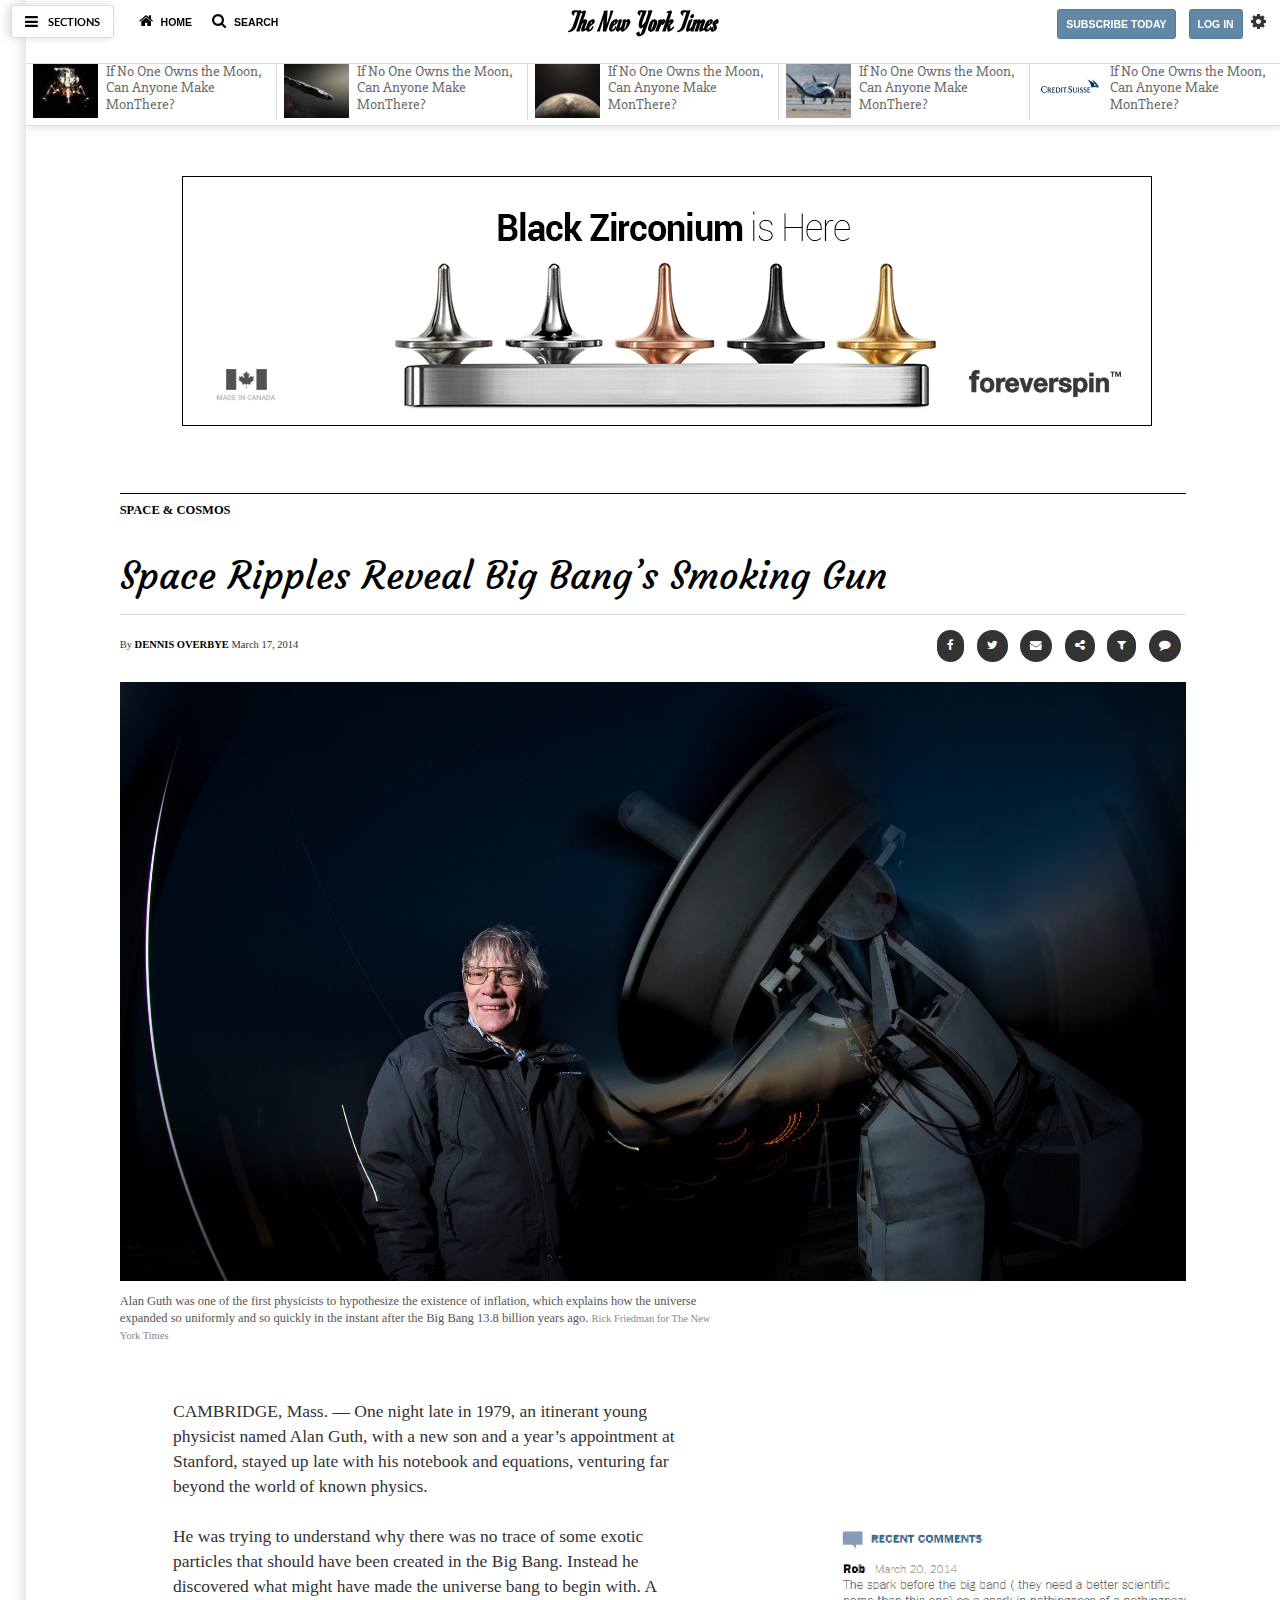
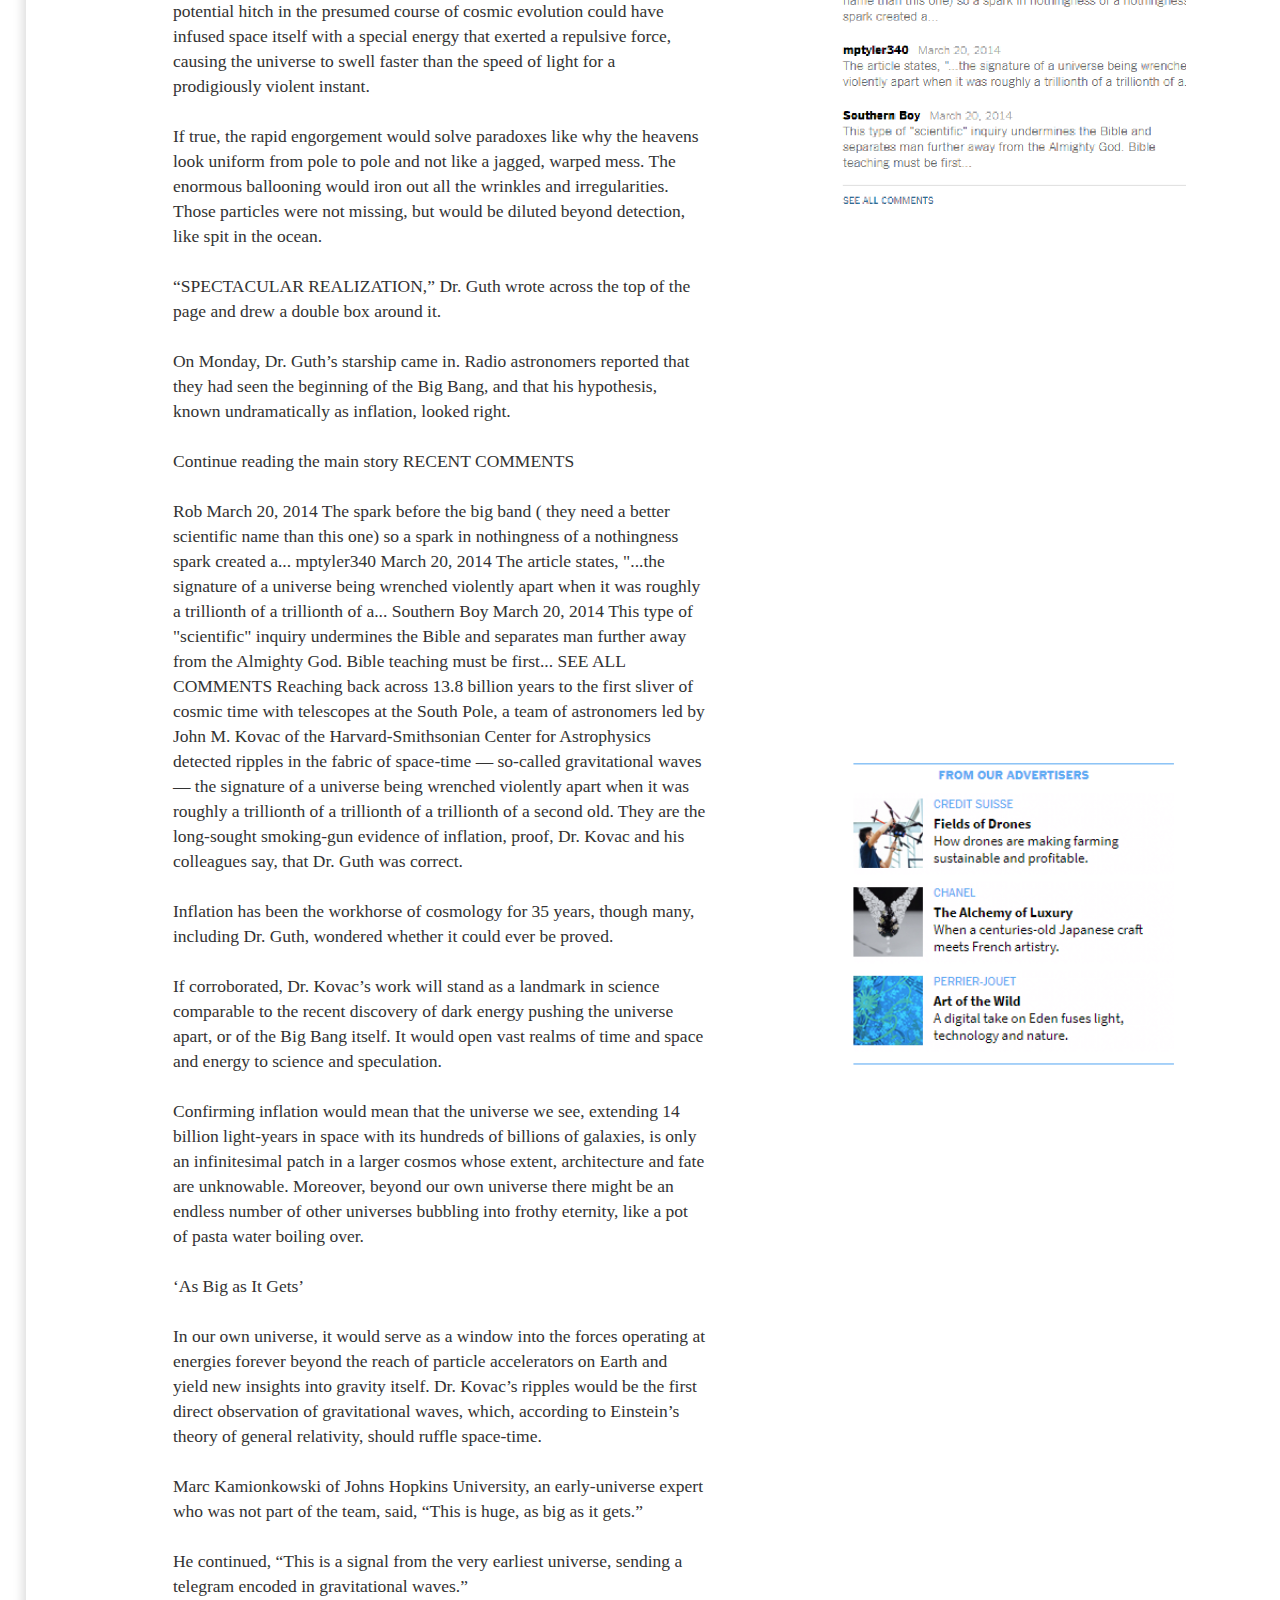
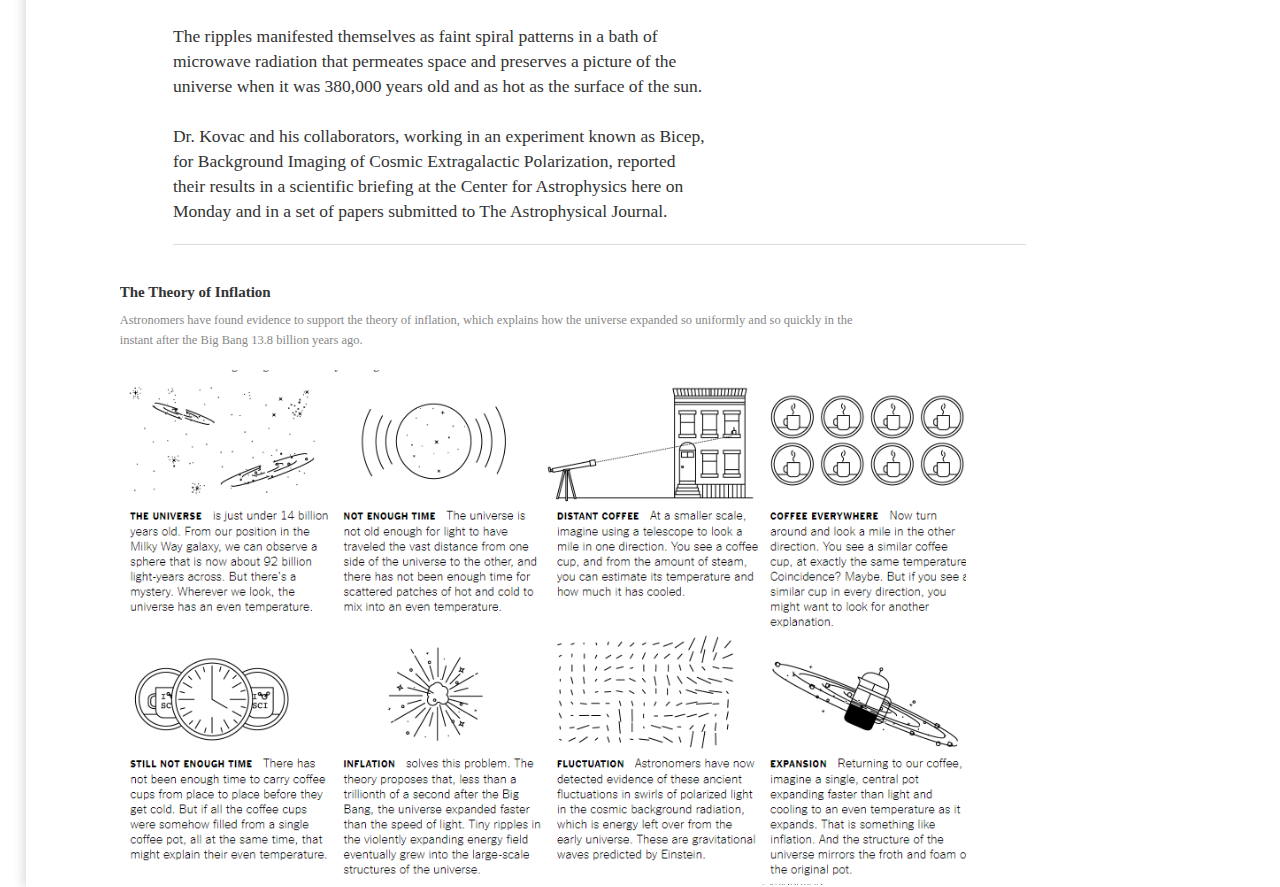
<file: assets/Projects/HTML_CSS1/index.html>
<!DOCTYPE html>
<html>
<head>
<title>NYT</title>
<link rel="stylesheet" href="css/main.css">
<link rel="stylesheet" href="font-awesome-4.7.0/css/font-awesome.min.css">
    <link href="https://fonts.googleapis.com/css?family=Lato" rel="stylesheet">
<link href="https://fonts.googleapis.com/css?family=Great+Vibes|Kavivanar|Romanesco" rel="stylesheet">
    <link href="https://fonts.googleapis.com/css?family=Slabo+27px" rel="stylesheet">
    <link href="https://fonts.googleapis.com/css?family=Courgette" rel="stylesheet">
<link href="https://fonts.googleapis.com/css?family=Lato" rel="stylesheet">
<meta name="viewport" content="width=device-width, initial-scale=1.0">
<meta charset="utf-8">
</head>
    <body> 
      <div class="wrapper">
        <header>
            <div class="header">
                <nav>
                    <div class="nav-menu">
                      <a href="#"><i class="fa fa-bars" aria-hidden="true"></i><span>Sections</span></a>
                    </div>
                    <div class="nav-home">
                      <a href="#"><i class="fa fa-home" aria-hidden="true"></i>Home</a>
                    </div>
                    <div class="nav-search">
                      <a href="#"><i class="fa fa-search" aria-hidden="true"></i>Search</a>
                    </div>
                    <div class="account">
                    <button>subscribe today</button>
                    <button>log in</button>
                    <span><i class="fa fa-cog" aria-hidden="true"></i></span>
                </div>
                </nav>

                <div id="logo"><span>The New York Times</span></div>

                

            </div>
                <div id="boxes">
                    <div class="boxWrapper">
                     <div class="box">
                         <div class="one">
                              <img src="img/first.jpg" alt="blah"><a href="">If No One Owns the Moon, Can Anyone Make MonThere?</a>
                         </div>
                     </div>
                     <div class="box two">
                         <div class="two">
                              <img src="img/second.jpg" alt="blah"><a href="">If No One Owns the Moon, Can Anyone Make MonThere?</a>
                         </div>
                     </div>
                     <div class="box three">
                         <div class="two">
                              <img src="img/third.jpg" alt="blah"><a href="">If No One Owns the Moon, Can Anyone Make MonThere?</a>
                         </div>
                    </div>
                     <div class="box four">
                         <div class="two">
                              <img src="img/forth.jpg" alt="blah"><a href="">If No One Owns the Moon, Can Anyone Make MonThere?</a>
                         </div>
                    </div>
                     <div class="box five">
                         <div class="two">
                              <img src="img/sixth.jpg" alt="blah"><a href="">If No One Owns the Moon, Can Anyone Make MonThere?</a>
                         </div>
                    </div>
                    <div class="box five">
                         <div class="two">
                              <img src="img/fifth.jpg" alt="blah"><a href="">If No One Owns the Moon, Can Anyone Make MonThere?</a>
                         </div>
                    </div>
                </div>
                </div>
            </header>
          
          <div id="advert"><img src="img/usless_spinny_things.jpeg"></div>
          
           <section>
               <div class="upperLine"></div>
               <p id="upper"><a href="#">SPACE &#38; COSMOS</a></p>
               <div id="links">
               <h2>Space Ripples Reveal Big Bang’s Smoking Gun</h2>
               <p id="wut">By <a href="#">DENNIS OVERBYE</a> March 17, 2014</p>
                 <div class="icons">
                   <a href="#"><i class="fa fa-facebook" aria-hidden="true"></i></a>
                   <a href="#"><i class="fa fa-twitter" aria-hidden="true"></i></a>
                   <a href="#"><i class="fa fa-envelope" aria-hidden="true"></i></a>
                   <a href="#"><i class="fa fa-share-alt" aria-hidden="true"></i></a>
                   <a  class="clear" href="#"><i class="fa fa-filter" aria-hidden="true"></i></a>
                   <a  href="#"><i class="fa fa-comment" aria-hidden="true"></i></a>
                 </div>
               </div>
               
               <img src="nerd.jpg">
               <p id="description">Alan Guth was one of the first physicists to hypothesize the existence of inflation, which explains how the universe expanded so uniformly and so quickly in the instant after the Big Bang 13.8 billion years ago. <span>Rick Friedman for The New York Times</span> </p>
               
               <article id="aone">
               CAMBRIDGE, Mass. — One night late in 1979, an itinerant young physicist named Alan Guth, with a new son and a year’s appointment at Stanford, stayed up late with his notebook and equations, venturing far beyond the world of known physics.
                   <br />  <br />
                    He was trying to understand why there was no trace of some exotic particles that should have been created in the Big Bang. Instead he discovered what might have made the universe bang to begin with. A potential hitch in the presumed course of cosmic evolution could have infused space itself with a special energy that exerted a repulsive force, causing the universe to swell faster than the speed of light for a prodigiously violent instant.
<br /><br />
                    If true, the rapid engorgement would solve paradoxes like why the heavens look uniform from pole to pole and not like a jagged, warped mess. The enormous ballooning would iron out all the wrinkles and irregularities. Those particles were not missing, but would be diluted beyond detection, like spit in the ocean.
<br /> <br />
                    “SPECTACULAR REALIZATION,” Dr. Guth wrote across the top of the page and drew a double box around it.
<br />  <br />
                    On Monday, Dr. Guth’s starship came in. Radio astronomers reported that they had seen the beginning of the Big Bang, and that his hypothesis, known undramatically as inflation, looked right.
<br />  <br />
                    Continue reading the main story
                    RECENT COMMENTS
<br /> <br />
                    Rob March 20, 2014
                    The spark before the big band ( they need a better scientific name than this one) so a spark in nothingness of a nothingness spark created a...
                    mptyler340 March 20, 2014
                    The article states, "...the signature of a universe being wrenched violently apart when it was roughly a trillionth of a trillionth of a...
                    Southern Boy March 20, 2014
                    This type of "scientific" inquiry undermines the Bible and separates man further away from the Almighty God. Bible teaching must be first...
                    SEE ALL COMMENTS
                    Reaching back across 13.8 billion years to the first sliver of cosmic time with telescopes at the South Pole, a team of astronomers led by John M. Kovac of the Harvard-Smithsonian Center for Astrophysics detected ripples in the fabric of space-time — so-called gravitational waves — the signature of a universe being wrenched violently apart when it was roughly a trillionth of a trillionth of a trillionth of a second old. They are the long-sought smoking-gun evidence of inflation, proof, Dr. Kovac and his colleagues say, that Dr. Guth was correct.
<br />  <br />
                    Inflation has been the workhorse of cosmology for 35 years, though many, including Dr. Guth, wondered whether it could ever be proved.
<br />  <br />
                    If corroborated, Dr. Kovac’s work will stand as a landmark in science comparable to the recent discovery of dark energy pushing the universe apart, or of the Big Bang itself. It would open vast realms of time and space and energy to science and speculation.
<br />  <br />
                    Confirming inflation would mean that the universe we see, extending 14 billion light-years in space with its hundreds of billions of galaxies, is only an infinitesimal patch in a larger cosmos whose extent, architecture and fate are unknowable. Moreover, beyond our own universe there might be an endless number of other universes bubbling into frothy eternity, like a pot of pasta water boiling over.
<br />  <br />
                    ‘As Big as It Gets’
<br />  <br />
                    In our own universe, it would serve as a window into the forces operating at energies forever beyond the reach of particle accelerators on Earth and yield new insights into gravity itself. Dr. Kovac’s ripples would be the first direct observation of gravitational waves, which, according to Einstein’s theory of general relativity, should ruffle space-time.
<br />  <br />
                    Marc Kamionkowski of Johns Hopkins University, an early-universe expert who was not part of the team, said, “This is huge, as big as it gets.”
<br />  <br />
                    He continued, “This is a signal from the very earliest universe, sending a telegram encoded in gravitational waves.”
<br />  <br />
                    The ripples manifested themselves as faint spiral patterns in a bath of microwave radiation that permeates space and preserves a picture of the universe when it was 380,000 years old and as hot as the surface of the sun.
<br />  <br />
                    Dr. Kovac and his collaborators, working in an experiment known as Bicep, for Background Imaging of Cosmic Extragalactic Polarization, reported their results in a scientific briefing at the Center for Astrophysics here on Monday and in a set of papers submitted to The Astrophysical Journal.
               </article>
               <div id="pls">
               <h4>The Theory of Inflation</h4>
                   <p>Astronomers have found evidence to support the theory of inflation, which explains how the universe expanded so uniformly and so quickly in the instant after the Big Bang 13.8 billion years ago.</p>
               </div>
               <img src="img/wtff.png" alt="screenshot">
               <img id="sidebar" src="img/first.png">
               <img id="secondsidebar" src="img/secondsidebar.png">
            </section>
            <footer>

            </footer>
         </div>
    </body>
</html>
</file>
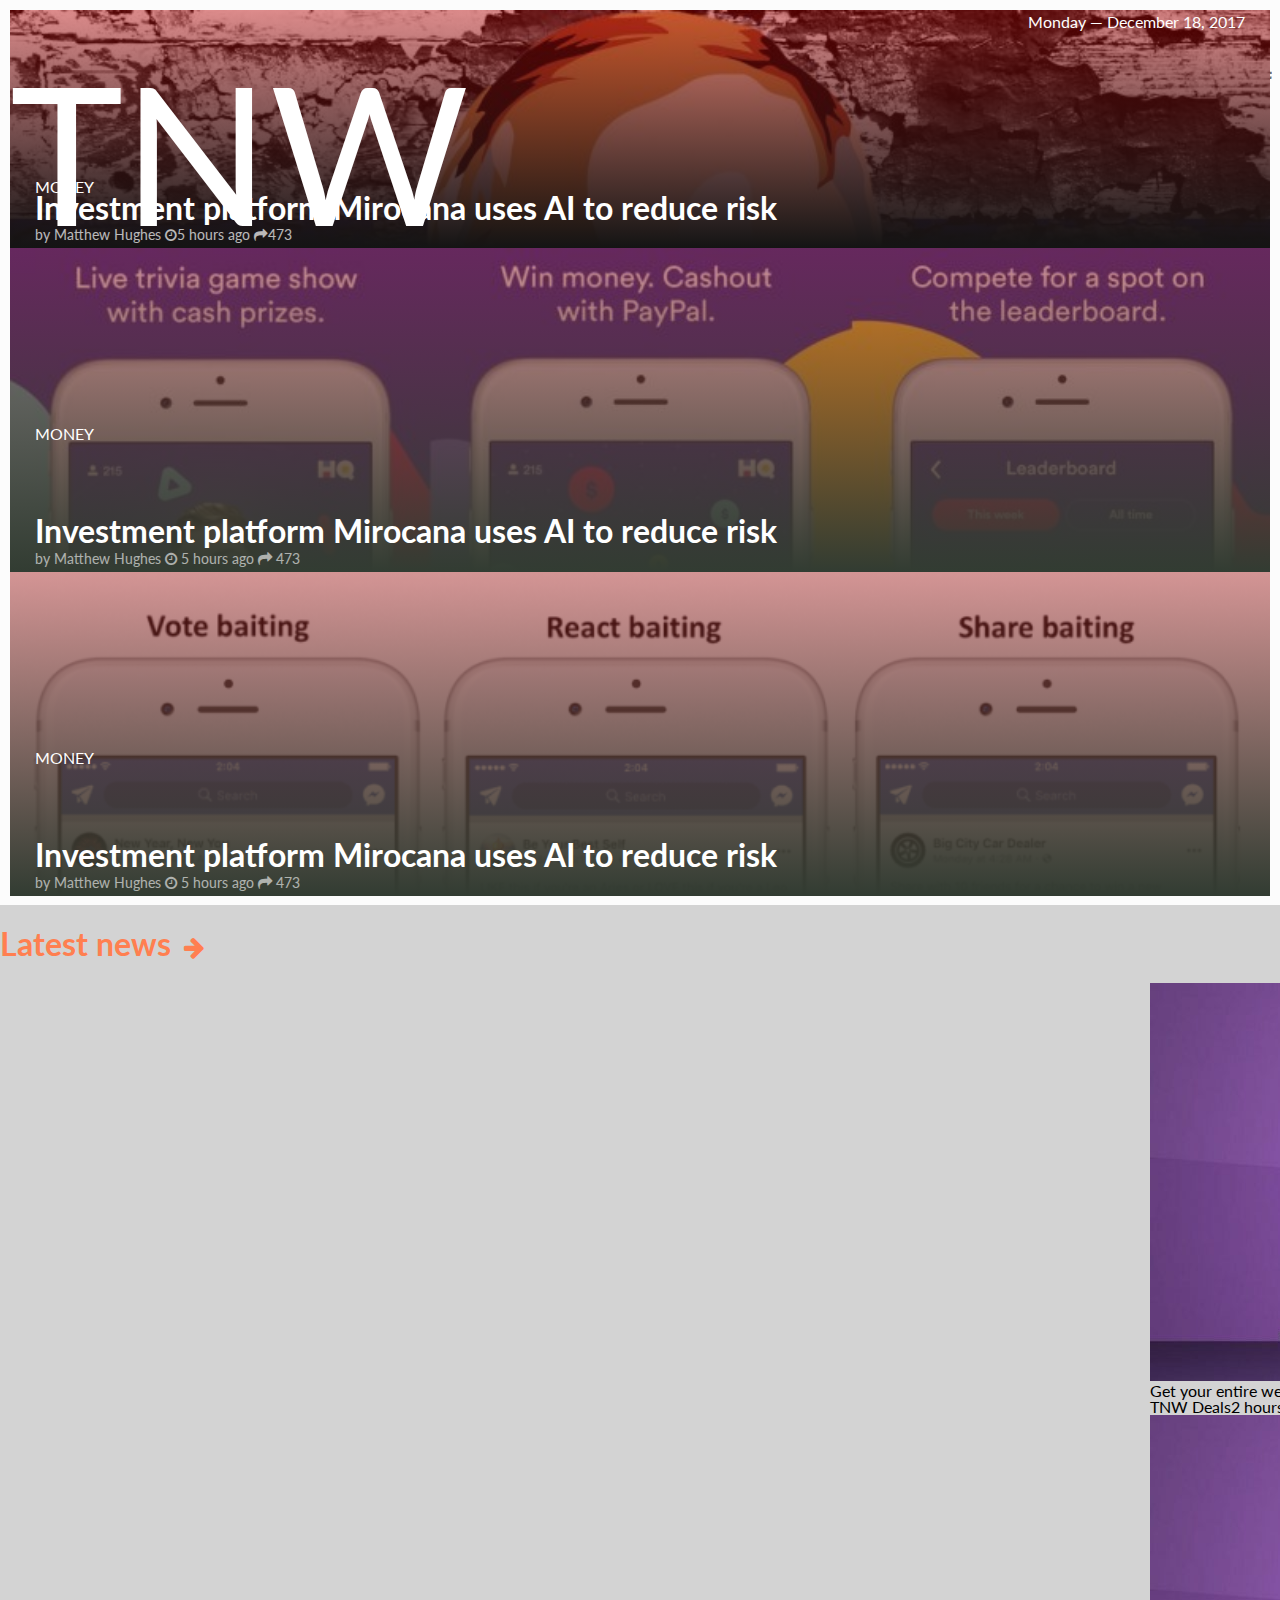
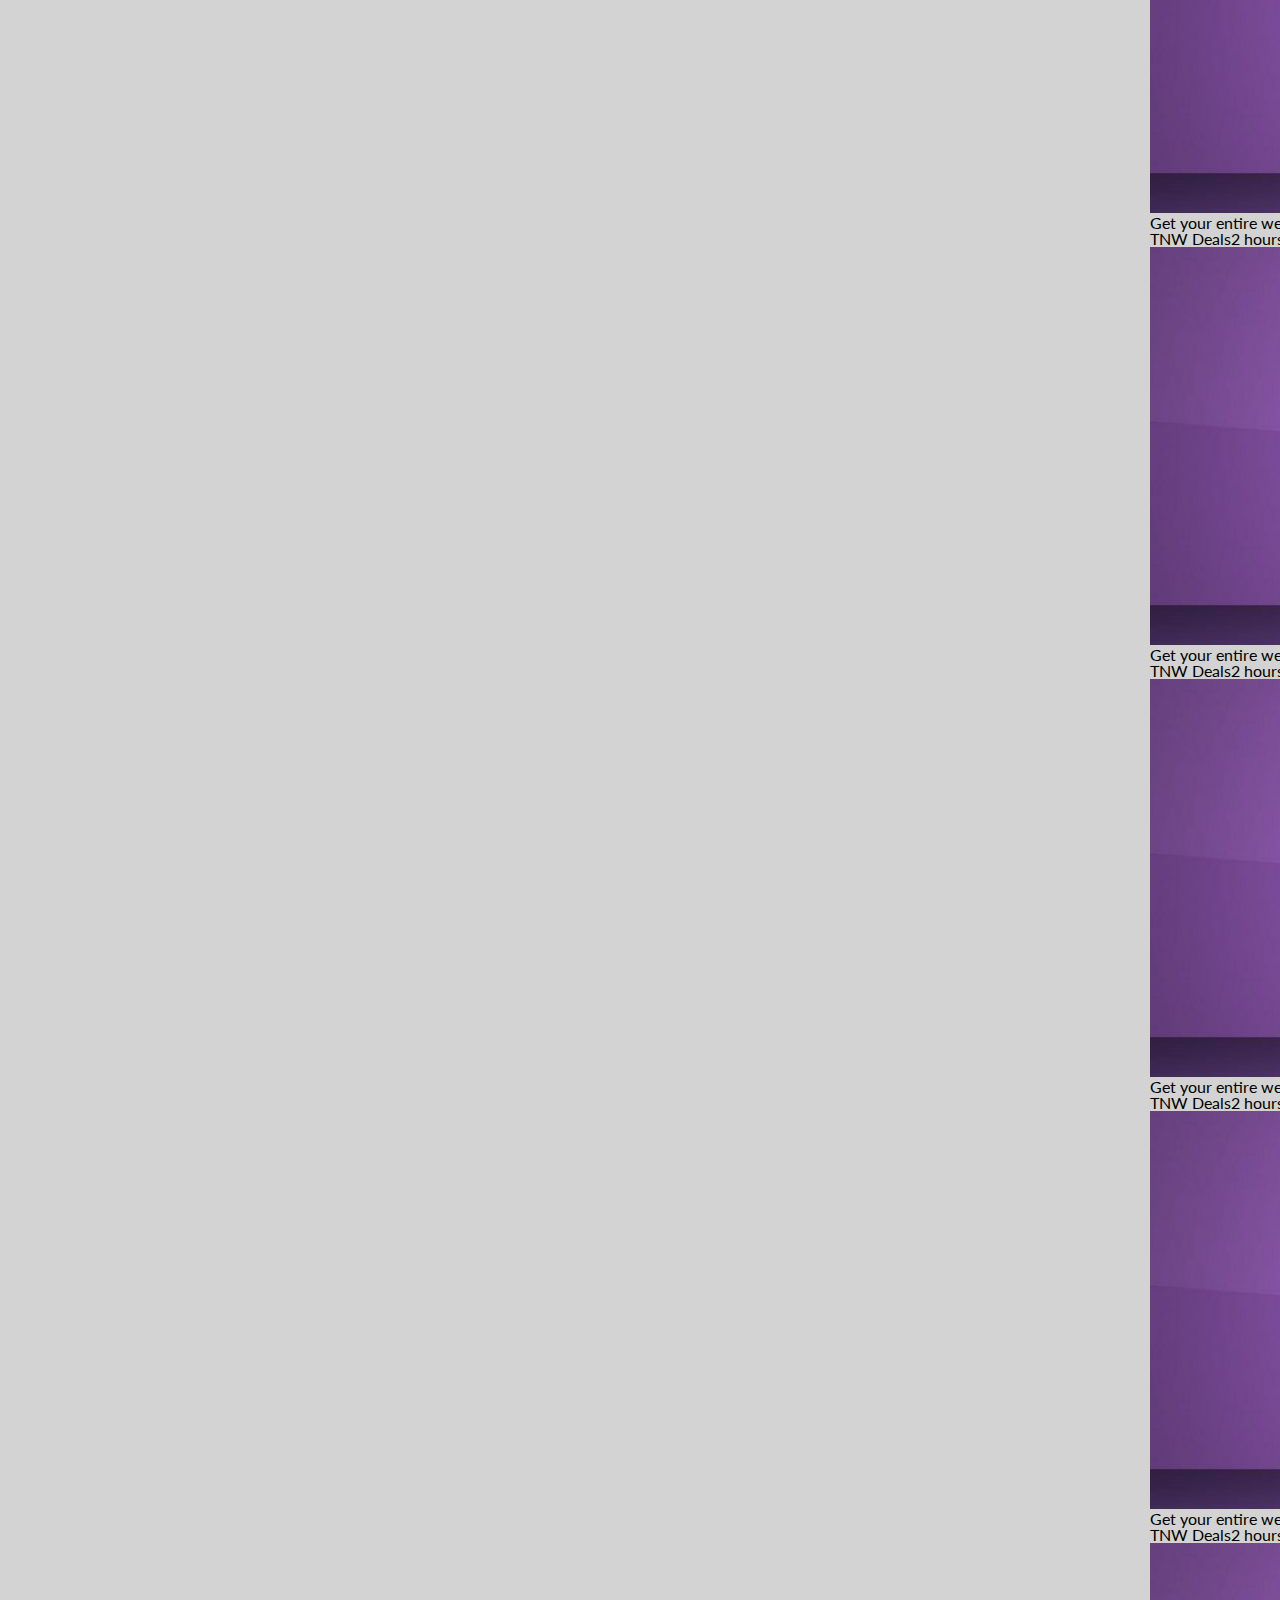
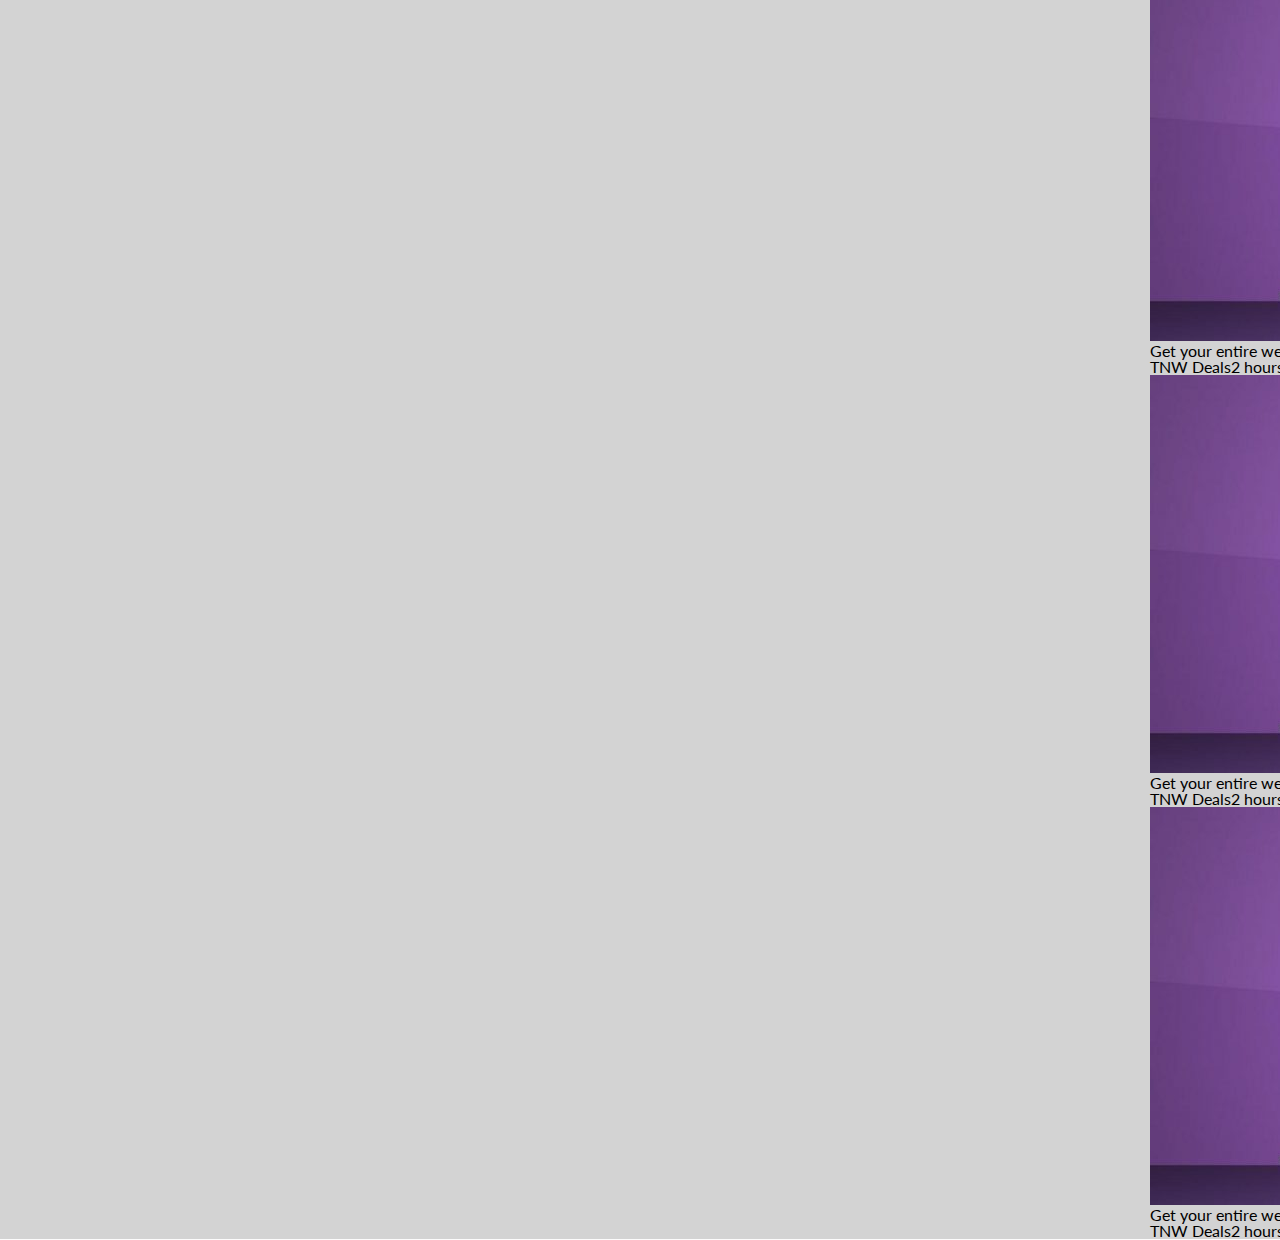
<file: assets/Projects/HTML_CSS2/index.html>
<!DOCTYPE html>
<html>
<head>
<title>GRID</title>
<link rel="stylesheet" href="css/main.css">
<link rel="stylesheet" href="font-awesome-4.7.0/css/font-awesome.min.css">
<meta name="viewport" content="width=device-width, initial-scale=1.0">
<meta charset="utf-8">
</head>
    <body> 
      <aside>
          <div >
              <a href="#">News</a>
              <a href="#">Conference</a>
              <a href="#">New York</a>
              <a href="#">Index</a>
              <a href="#">TQ</a>
              <a href="#">Deals</a>
              <a href="#">Answers</a>
              <a href="#">TNW X</a>
          </div>
        <div class="fl">
            <a href="#">Team</a>
            <a href="#">Advertise</a>
            <a href="#">Jobs</a>
            <a href="#">Contact</a>
            <a href="#">About</a>
        </div>
      </aside>
      <nav>
          <div>
              <div class="pls"><p>TNW</p></div>
              <a href="">Latest</a>
              <a href="">Insights</a>
              <a href="">Distract</a>
              <a href="">Full Stack</a>
              <a href="">Investing 2.0</a>
          </div>
          <div>
              <a href=""><i class="fa fa-bars" aria-hidden="true"></i></a>
              <a href=""><i class="fa fa-search" aria-hidden="true"></i></a>
              <a href=""><i class="fa fa-ellipsis-h" aria-hidden="true"></i></a>
              <a href=""><i class="fa fa-twitter" aria-hidden="true"></i></a>
              <a href=""><i class="fa fa-envelope"   aria-hidden="true"></i></a>
              <a href=""><i class="fa fa-facebook" aria-  hidden="true"></i></a>
              
          </div>
      </nav>
      <section class="header">
          <div class="boxOne">
              <h1>TNW</h1>
              <p>Monday — December 18, 2017</p>
              <span>MONEY</span>
              <h2>Investment platform Mirocana uses AI to reduce risk</h2>
              <h3>by Matthew Hughes <i class="fa fa-clock-o" aria-hidden="true"></i>5 hours ago <i class="fa fa-share" aria-hidden="true"></i>473</h3>
          </div>
          <div class="boxTwo">
              <span>MONEY</span>
              <h2>Investment platform Mirocana uses AI to reduce risk</h2>
              <p>by Matthew Hughes <i class="fa fa-clock-o" aria-hidden="true"></i> 5 hours ago <i class="fa fa-share" aria-hidden="true"></i> 473</p>
          </div>
          <div class="boxThree">
              <span>MONEY</span>
              <h2>Investment platform Mirocana uses AI to reduce risk</h2>
              <p>by Matthew Hughes <i class="fa fa-clock-o" aria-hidden="true"></i>  5 hours ago <i class="fa fa-share" aria-hidden="true"></i>  473</p>
          </div>
      </section>
      
      <main>
        <p id="stroke">Latest news  <i class="fa fa-arrow-right" aria-hidden="true"></i></p>
             <section>
                  <div class="secOne">
                      <div><img src="img/mian%201.jpg" alt=""></div>
                      <p>Get your entire web team working seamlessly with Codeanywhere — now over 90 percent off</p>
                  <span>TNW Deals2 hours ago</span>
                  </div>
                  <div class="secOne">
                      <div><img src="img/mian%201.jpg" alt=""></div>
                      <p>Get your entire web team working seamlessly with Codeanywhere — now over 90 percent off</p>
                  <span>TNW Deals2 hours ago</span>
                  </div>
                  <div class="secOne">
                      <div><img src="img/mian%201.jpg" alt=""></div>
                      <p>Get your entire web team working seamlessly with Codeanywhere — now over 90 percent off</p>
                  <span>TNW Deals2 hours ago</span>
                  </div>
                  <div class="secOne">
                  <div><img src="img/mian%201.jpg" alt=""></div>
                  <p>Get your entire web team working seamlessly with Codeanywhere — now over 90 percent off</p>
                  <span>TNW Deals2 hours ago</span>
                  </div>
                  <div class="secOne">
                  <div><img src="img/mian%201.jpg" alt=""></div>
                  <p>Get your entire web team working seamlessly with Codeanywhere — now over 90 percent off</p>
                  <span>TNW Deals2 hours ago</span>
                  </div>
                  <div class="secOne">
                  <div><img src="img/mian%201.jpg" alt=""></div>
                  <p>Get your entire web team working seamlessly with Codeanywhere — now over 90 percent off</p>
                  <span>TNW Deals2 hours ago</span>
                  </div>
                  <div class="secOne">
                  <div><img src="img/mian%201.jpg" alt=""></div>
                  <p>Get your entire web team working seamlessly with Codeanywhere — now over 90 percent off</p>
                  <span>TNW Deals2 hours ago</span>
                  </div>
                  <div class="secOne">
                  <div><img src="img/mian%201.jpg" alt=""></div>
                  <p>Get your entire web team working seamlessly with Codeanywhere — now over 90 percent off</p>
                  <span>TNW Deals2 hours ago</span>
                  </div>
            </section>
      </main>
    </body>
</html>
</file>
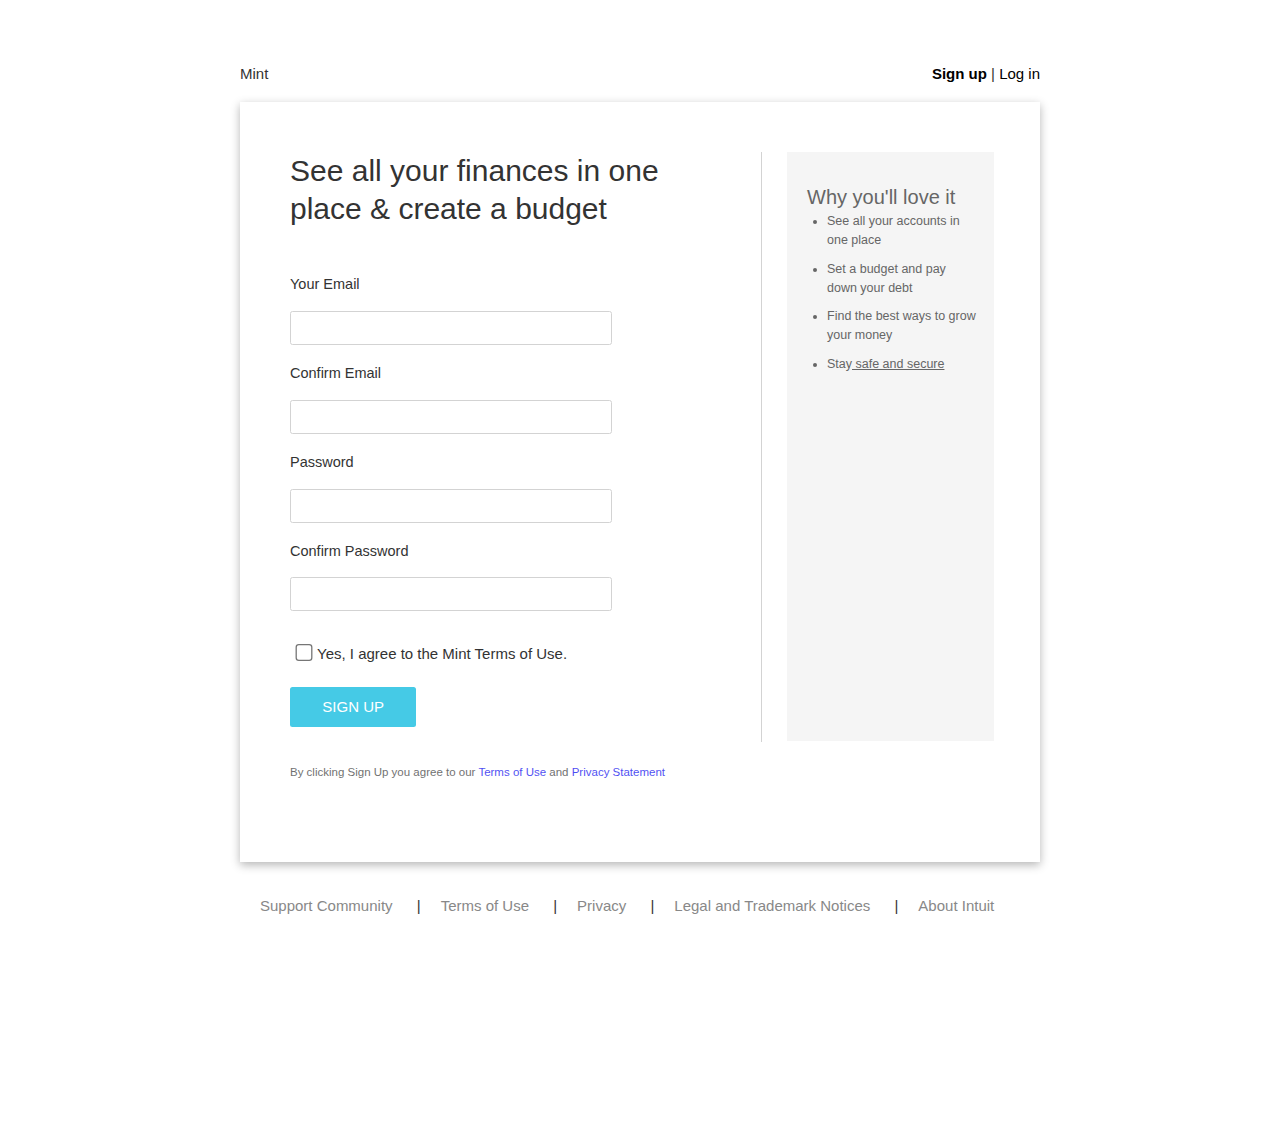
<file: assets/Projects/HTML_CSS3/index.html>
<!DOCTYPE html>
<html>
<head>
<title>Mint</title>
<link rel="stylesheet" href="main.css">
<link href="https://fonts.googleapis.com/css?family=Lato" rel="stylesheet">
<meta name="viewport" content="width=device-width, initial-scale=1.0">
<meta charset="utf-8">
</head>
    <body>  
    <header>
        <div id="logo"><span>Mint</span></div>
        <div id="hrefs">
        <a href="#">Sign up</a><span class="divider"> | </span>
        <a href="#">Log in</a>
        </div>
    </header>
       <section>
           <div id="subbmitField">
             <h2>See all your finances in one <br/>   place &#38 create a budget</h2>  
              <form id="myform">
                <h5>Your Email</h5> <br /><input type="email" name="email" />
                <br/>  
                  <h5>Confirm Email</h5> <br /><input type="email" name="email" />
                <br/>

                     <h5>Password</h5> <br/><input type="password" name="password" id="password" maxlength="6">
                <br/>
                     <h5>Confirm Password</h5> <br /><input for="password" />
                <br/>
                  <input id="checkbox" type="checkbox" name="remember-me" value="remember-me">Yes, I agree to the Mint Terms of Use.<br />
                <input id="submit" type="submit" value="Sign up" />
                  <p>By clicking Sign Up you agree to our <a href="#">Terms of Use</a> and <a href="#">Privacy Statement</a></p>
              </form>
            </div>
           
            <aside>
                <div id="tips">
                  <h4>Why you'll love it</h4>
                    <ul>
                      <li>See all your accounts in one place</li>
                      <li>Set a budget and pay down your debt</li>
                      <li>Find the best ways to grow your money</li>
                      <li>Stay<span> safe and secure</span></li>
                    </ul>
                </div>
            </aside>
        </section>
        <footer>
           <ul>
               <li><a href="#">Support Community</a><span class="divider"> | </span></li>
               <li><a href="#">Terms of Use </a><span class="divider"> | </span></li>
               <li><a href="#">Privacy</a><span class="divider"> | </span></li>
               <li><a href="#">Legal and Trademark Notices</a><span class="divider"> | </span></li>
               <li><a href="#">About Intuit</a></li>
           </ul>
        </footer>
    </body>
</html>
</file>
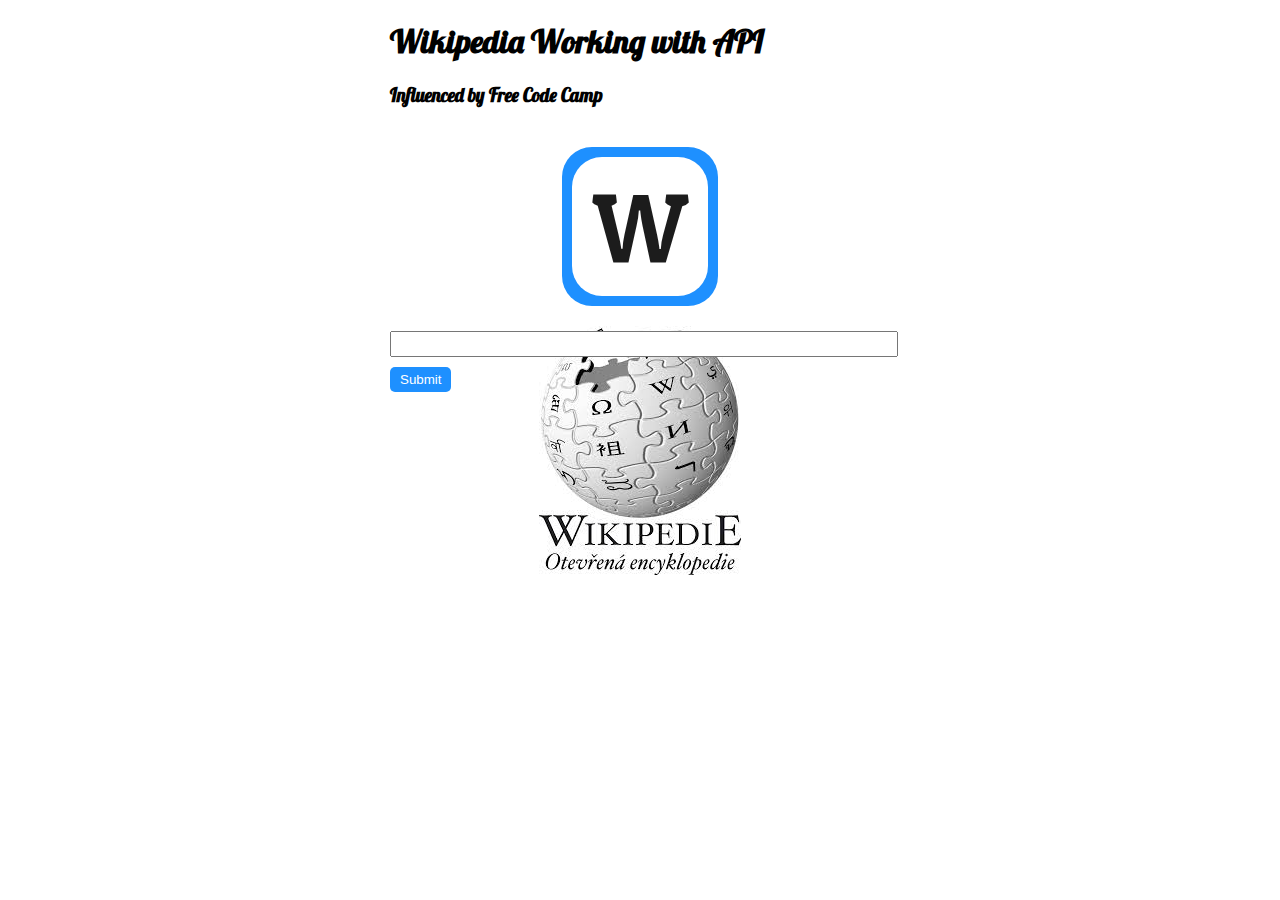
<file: assets/Projects/JS1/index.html>
<!DOCTYPE html>
<html lang="en">
<head>
  <meta charset="utf-8">
  <title>Wikipedia API Searcher</title>
  <script src="https://code.jquery.com/jquery-1.10.2.js"></script>
  <link href="https://fonts.googleapis.com/css?family=Lobster" rel="stylesheet">
  <link rel="stylesheet" href="css/main.css">
</head>
<body>

<head>
<div class='container' >
  <h1>Wikipedia Working with API</h1>
  <h3>Influenced by Free Code Camp</h3>
   <div class="textcenter">
    <div class="fuckyou">
    <div class="text-center">
        <a  href = "https://en.wikipedia.org/wiki/Special:Random" target="blank">
        W
        </a>
      </div>
      </div>
    </div>
  
   <input class="from-control" id="searchTerm">
   <button id="search" type="button" >Submit</button>

  <ul id="output">
  </ul>
    </div>
    </head>
    


<script>
    
  $(document).ready(function(){
  $("#search").on("click",function(){
    var searchTerm = $("#searchTerm").val();
    var url = `https://en.wikipedia.org/w/api.php?action=opensearch&search=${searchTerm}&format=json&callback=?`;
    $.ajax({
      type:"GET",
      url : url,
      async : false,
      dataType : "json",
      success : function(data){
          $("#output").html("");
          for(var i = 0; i < data[1].length; i++){
              $("#output").prepend(`<li><a href =${data[3][i]}>${data[1][i]}</a><p>${data[2][i]}</p></li>`);
          }
         $('#searchTerm').val(''); 
      },
      error : function(errorMessage){
        alert("Error");
      }
    });
  });
        
      $('#searchTerm').keypress(function(e){
          if(e.which == 13){
              $('#search').click();
          }
      });
});
</script>
 
</body>
</html>
</file>
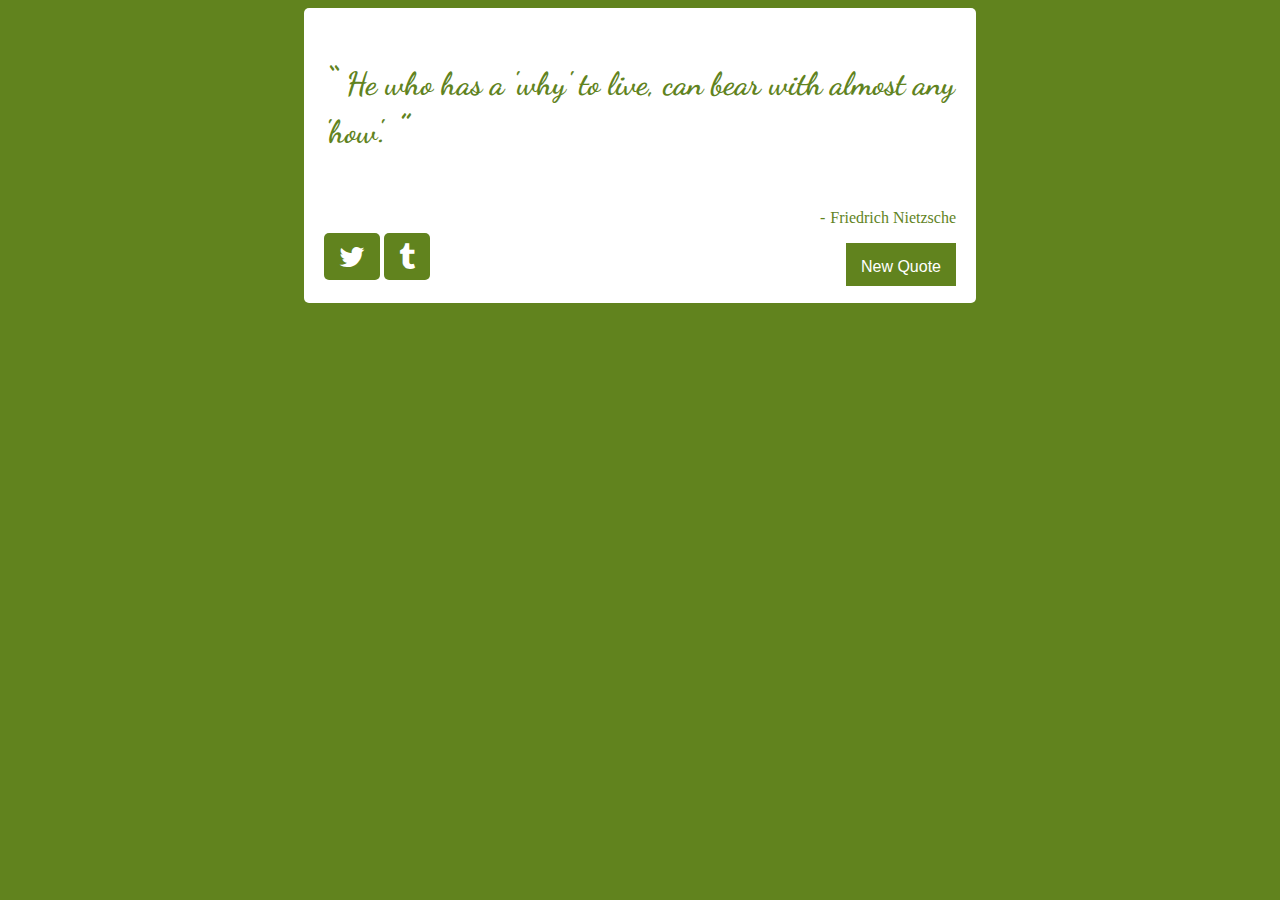
<file: assets/Projects/JS3/index.html>
<!DOCTYPE html>
<html lang="en">
<head>
    <meta charset="UTF-8">
    <title>Random Quote Generator</title>
    <link rel="stylesheet" href="css/main.css">
    <link rel="stylesheet" href="https://cdnjs.cloudflare.com/ajax/libs/font-awesome/4.7.0/css/font-awesome.min.css">
</head>
<body>
    <main>
        <i class="fa fa-quote-left" ></i> <h1 class="shift"></h1><i class="fa fa-quote-right" ></i> 
        <p class="shift"></p>
        <div class="links">
            <a href="#"><i class="fa fa-twitter" ></i></a>
            <a href="#"><i class="fa fa-tumblr"></i></a>
        </div>
        <button>New Quote</button>
    </main>
    
    <script>
        
        const quotes = ["Made it, Ma! Top of the world!!", "One morning I shot an elephant in my pajamas. How he got in my pajamas, I don't know.", "He who has a 'why' to live, can bear with almost any 'how'.", "A martini. Shaken, not stirred."];
        const autors = ["White Heat", "Animal Crackers", "Friedrich Nietzsche", "Goldfinger"];
        const button = document.querySelector('button');
        var links = document.querySelectorAll('a');
        var heading = document.querySelector('h1');
        var writer = document.querySelector('p');
        var body = document.querySelector('body');
        var currentNumber;
        
        function changeQuotesAndAuthor(){
            currentNumber++;
            if(currentNumber >= (quotes.length)) currentNumber = 0;
            heading.textContent = quotes[currentNumber];
            writer.textContent = autors[currentNumber];
        }
        
        function randomColors(){
            var r = Math.floor(Math.random() * 255);
            var g = Math.floor(Math.random() * 255);
            var b = Math.floor(Math.random() * 255);
            return col = `rgb(${r},${g},${b})`;
        }
        
        function changeColors(e) {
            var curColor = randomColors();
            heading.style.color = curColor;
            button.style.backgroundColor = curColor;
            body.style.backgroundColor = curColor;
            writer.style.color = curColor;
            links[0].style.backgroundColor = curColor;
            links[1].style.backgroundColor = curColor;
        }
        
        button.addEventListener('click', changeColors);
        button.addEventListener('click', changeQuotesAndAuthor);
        
         window.onload = function(){
            var curColor = randomColors();
            currentNumber = Math.floor(Math.random() * quotes.length );
            heading.textContent = quotes[currentNumber];
            writer.textContent = autors[currentNumber];
            heading.style.color = curColor;
            button.style.backgroundColor = curColor;
            body.style.backgroundColor = curColor;
            writer.style.color = curColor;
            links[0].style.backgroundColor = curColor;
            links[1].style.backgroundColor = curColor;
        };
        
    </script>
    
</body>
</html>
</file>
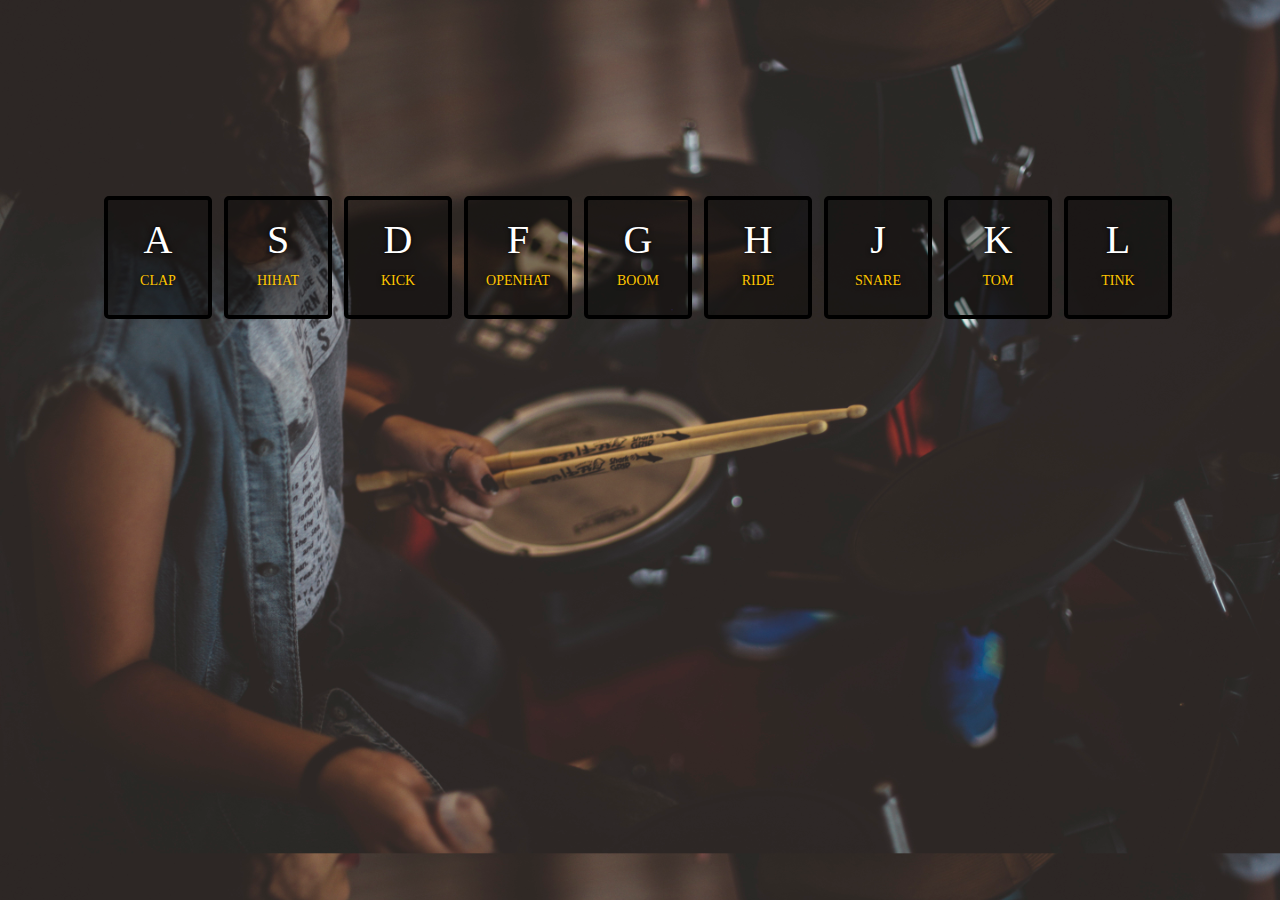
<file: assets/Projects/JS5/index.html>
<!DOCTYPE html>
<html lang="en">
<head>
    <meta charset="UTF-8">
    <title>Drum Kit</title>
    <link rel="stylesheet" href="css/main.css">
</head>
<body>
   
   <div class="keys">
       <div data-key="65" class="key" ><kbd>A</kbd><span class="sound">CLAP</span></div>
       <div data-key="83" class="key" ><kbd>S</kbd><span class="sound">HIHAT</span></div>
       <div data-key="68" class="key" ><kbd>D</kbd><span class="sound">KICK</span></div>
       <div data-key="70" class="key" ><kbd>F</kbd><span class="sound">OPENHAT</span></div>
       <div data-key="71" class="key" ><kbd>G</kbd><span class="sound">BOOM</span></div>
       <div data-key="72" class="key" ><kbd>H</kbd><span class="sound">RIDE</span></div>
       <div data-key="74" class="key" ><kbd>J</kbd><span class="sound">SNARE</span></div>
       <div data-key="75" class="key" ><kbd>K</kbd><span class="sound">TOM</span></div>
       <div data-key="76" class="key" ><kbd>L</kbd><span class="sound">TINK</span></div>
   </div>
        
    <audio src="sounds/clap.wav" data-key="65"></audio>
    <audio src="sounds/hihat.wav" data-key="83"></audio>
    <audio src="sounds/kick.wav" data-key="68"></audio>
    <audio src="sounds/openhat.wav" data-key="70"></audio>
    <audio src="sounds/boom.wav" data-key="71"></audio>
    <audio src="sounds/ride.wav" data-key="72"></audio>
    <audio src="sounds/snare.wav" data-key="74"></audio>
    <audio src="sounds/tom.wav" data-key="75"></audio>
    <audio src="sounds/tink.wav" data-key="76"></audio> 
         
   <script>
       
    function playSound(e){
        const audio = document.querySelector(`audio[data-key="${e.keyCode}"]`);
        const key = document.querySelector(`.key[data-key="${e.keyCode}"]`);
        if(!audio) return; //stop the function from running all together
        audio.currentTime = 0; //rewind to the start
        audio.play();
        key.classList.add('playing');
    }   
       
    function removeTransition(e) {
        if (e.propertyName !== 'transform') return ;// Skip it if not transform
        this.classList.remove('playing');
    }
    
    const keys = document.querySelectorAll('.key');
    keys.forEach(key => key.addEventListener('transitionend', removeTransition))
      
    window.addEventListener('keydown', playSound);   
       
    </script>
</body>
</html>
</file>
<file: assets/Projects/HTML_CSS1/css/main.css>
html,body,div,span,applet,object,iframe,h1,h2,h3,h4,h5,h6,p,blockquote,pre,a,abbr,acronym,address,big,cite,code,del,dfn,em,img,ins,kbd,q,s,samp,small,strike,strong,sub,sup,tt,var,b,u,i,center,dl,dt,dd,ol,ul,li,fieldset,form,label,legend,table,caption,tbody,tfoot,thead,tr,th,td,article,aside,canvas,details,embed,figure,figcaption,footer,header,hgroup,menu,nav,output,ruby,section,summary,time,mark,audio,video{margin:0;padding:0;border:0;font-size:100%;font:inherit;vertical-align:baseline}html{font-size:62.5%;color:#333;font-family:'Arial', sans-serif}article,aside,details,figcaption,figure,footer,header,hgroup,menu,nav,section{display:block}body{line-height:1}ol,ul{list-style:none}blockquote,q{quotes:none}blockquote:before,blockquote:after{content:'';content:none}q:before,q:after{content:'';content:none}table{border-collapse:collapse;border-spacing:0}.wrapper{box-shadow:-3px 0 10px #dcdcdc;margin-left:2vw}header{height:125px;border-bottom:1px solid #dcdcdc;-webkit-box-shadow:1px 4px 5px 0px #ededed;-moz-box-shadow:1px 4px 5px 0px #ededed;box-shadow:1px 4px 5px 0px #ededed}header .header{background-color:#fff;position:fixed;font-size:1.05rem;color:#666;width:100%;z-index:4;font-weight:700;height:7%;border-bottom:1px solid #dcdcdc}header .header div[class^="nav"]{float:left}header .header .nav-menu{border:1px solid #dcdcdc;background:#fff;border-radius:3px;box-shadow:-3px 0 10px #dcdcdc;position:relative;margin-top:5px;left:-15px;font-family:'Lato', sans-serif;padding:8px}header .header .nav-menu i{font-size:1.5rem;margin:0 5px}header .header .nav-menu span{margin:0 5px;position:relative;bottom:1px}header .header .nav-home,header .header .nav-search{margin:13px 10px}header .header .nav-home i,header .header .nav-search i{margin-right:8px;font-size:1.5rem}header .header #logo{margin-left:42.5%;margin-top:6px;font-family:'Romanesco', cursive}header .header #logo span{font-size:3rem;color:black}header .header a{text-decoration:none;color:black;text-transform:uppercase}header .header .account{float:right;position:relative;left:-40px;display:inline}header .header .account button{background-color:#6288A5;border:1px solid #4D7B9F;font-size:1.05rem;color:white;font-weight:700;padding:8px;border-radius:3px;text-transform:uppercase;margin:9px 5px 0 5px;cursor:pointer}header .header .account span{font-size:1.75rem;color:#333;cursor:pointer;line-height:center}header #boxes{position:relative;overflow:hidden;top:45px}header #boxes .boxWrapper{width:1800px}header #boxes .box{display:inline-block;float:left;width:250px;height:75px;border-right:1px solid #dcdcdc}header #boxes .box img{display:inline-block;width:65px;margin:7.5px;float:left}header #boxes .box a{font-family:'Slabo 27px', serif;float:left;display:inline;font-size:1.5rem;color:#888;margin-top:1.75rem;text-decoration:none;color:#666;line-height:1.65rem;width:160px}header #boxes .box a:hover{text-decoration:underline}#advert{width:75%;margin:auto;padding:50px}section{overflow:hidden;position:relative;font-family:georgia,"times new roman",times,serif;width:85%;margin:auto}section #upper{border-top:1px solid black;margin:15px 0 5px 0;padding-top:10px}section #upper a{text-decoration:none;color:black;font-size:1.25rem;font-weight:700}section h2{font-family:'Courgette', cursive;font-size:3.75rem;color:black;margin:40px 0 20px 0;padding-bottom:20px;border-bottom:1px solid #dcdcdc}section #links #wut{display:inline;float:left;font-size:1.05rem;position:relative;top:5px}section #links #wut a{color:black;text-decoration:none;font-weight:bold}section #links #wut a:hover{text-decoration:underline}section #links .icons{display:inline-block;float:right}section #links .icons i{font-size:1.15rem;margin:-5px 5px 20px 5px;padding:1rem;border-radius:25px;background-color:#333;color:#fff}section img{width:100%}section #description{margin-top:10px;width:56%;color:#555;line-height:1.7rem;font-size:1.25rem}section #description span{color:#888;font-size:1.05rem}section #aone{width:50%;font-size:1.75rem;line-height:2.5rem;padding-bottom:20px;padding-right:30%;border-bottom:1px solid #dcdcdc;margin:55px 0 40px 5%}section img[alt="screenshot"]{width:80%;height:auto;margin:0;padding:0}section #pls h4{font-weight:bold;font-size:1.5rem;margin-bottom:10px}section #pls p{line-height:2rem;color:#888;font-size:1.25rem;margin-bottom:20px;width:70%}section #sidebar{position:absolute;top:1000px;left:600px}section #secondsidebar{position:absolute;width:2000px;top:1850px;left:680px}
</file>
<file: assets/Projects/HTML_CSS2/css/main.css>
@import url("https://fonts.googleapis.com/css?family=Lato:100,100i,300,300i,400,400i,700,700i,900,900i");
@import url("https://fonts.googleapis.com/css?family=Montserrat:100,100i,200,200i,300,300i,400,400i,500,500i,600,600i,700,700i,800,800i,900,900i");
main {
  display: grid;
  grid-template-columns: 2fr;
  background-color: lightgrey;
  grid-template-areas: "aside nav" "section main" "main"; }
  main aside {
    grid-area: aside; }
  main nav {
    grid-area: nav; }
  main section {
    grid-area: section; }
  main main {
    grid-area: main; }

html, body, div, span, applet, object, iframe, h1, h2, h3, h4, h5, h6, p, blockquote, pre, a, abbr, acronym, address, big, cite, code, del, dfn, em, img, ins, kbd, q, s, samp, small, strike, strong, sub, sup, tt, var, b, u, i, center, dl, dt, dd, ol, ul, li, fieldset, form, label, legend, table, caption, tbody, tfoot, thead, tr, th, td, article, aside, canvas, details, embed, figure, figcaption, footer, header, hgroup, menu, nav, output, ruby, section, summary, time, mark, audio, video {
  margin: 0;
  padding: 0;
  border: 0;
  font-size: 62.25%;
  font: inherit;
  vertical-align: baseline; }

/* HTML5 display-role reset for older browsers */
article, aside, details, figcaption, figure, footer, header, hgroup, menu, nav, section {
  display: block; }

body {
  line-height: 1;
  background-color: #fcfcfc; }

ol, ul {
  list-style: none; }

blockquote, q {
  quotes: none; }

blockquote:before, blockquote:after {
  content: '';
  content: none; }

q:before, q:after {
  content: '';
  content: none; }

table {
  border-collapse: collapse;
  border-spacing: 0; }

aside {
  background-color: #131313;
  font-family: 'Lato', sans-serif;
  font-size: .8rem;
  line-height: 1.25rem; }
  aside div:first-child {
    padding-left: .75rem; }
    aside div:first-child a {
      float: left;
      padding: .5rem; }
      aside div:first-child a:first-child {
        opacity: 1; }
  aside .fl a {
    float: right;
    padding: .5rem; }
  aside a {
    text-decoration: none;
    color: #fff;
    opacity: .6; }
    aside a:hover {
      opacity: 1; }

nav {
  line-height: 3.25rem;
  background-color: #FFF;
  font-family: 'Montserrat', sans-serif;
  font-size: .9rem;
  font-weight: 600;
  -webkit-box-shadow: 0px 6px 5px 0px #e3e3e3;
  -moz-box-shadow: 0px 6px 5px 0px #e3e3e3;
  box-shadow: 0px 6px 5px 0px #e3e3e3; }
  nav div:first-child {
    padding-left: .75rem; }
    nav div:first-child .pls {
      display: none; }
    nav div:first-child a {
      float: left;
      padding: .5rem; }
      nav div:first-child a:nth-child(2) {
        opacity: 1; }
  nav div:last-child a {
    float: right;
    padding: .5rem; }
    nav div:last-child a:first-child {
      display: none; }
  nav a {
    text-decoration: none;
    color: #131313;
    opacity: .6; }
    nav a:hover {
      opacity: 1; }

.header {
  margin: .75%;
  font-family: 'Lato', sans-serif; }
  .header .boxOne {
    position: relative;
    background: linear-gradient(rgba(180, 0, 0, 0.45), #141414), url("../img/1.jpg");
    background-repeat: no-repeat;
    background-size: cover;
    height: auto;
    color: #fff; }
    .header .boxOne h1 {
      font-size: 12rem; }
    .header .boxOne p {
      position: absolute;
      top: 2%;
      right: 2%; }
    .header .boxOne span {
      position: absolute;
      bottom: 22%;
      left: 2%; }
    .header .boxOne h2 {
      position: absolute;
      bottom: 10%;
      left: 2%;
      font-weight: bold;
      font-size: 2rem; }
    .header .boxOne h3 {
      position: absolute;
      font-size: .85rem;
      bottom: 2%;
      left: 2%;
      opacity: .7; }
  .header .boxTwo {
    background: linear-gradient(rgba(160, 20, 20, 0.45), #323c32), url("../img/2.jpg");
    height: 36vh; }
  .header .boxThree {
    background: linear-gradient(rgba(160, 20, 20, 0.45), #323c32), url("../img/3.png");
    height: 36vh; }
  .header .boxTwo, .header .boxThree {
    position: relative;
    background-repeat: no-repeat;
    background-size: cover;
    color: #fff;
    overflow: hidden; }
    .header .boxTwo p, .header .boxThree p {
      position: absolute;
      bottom: 0;
      margin-bottom: 5px;
      left: 2%;
      font-size: .9rem;
      opacity: .6; }
    .header .boxTwo span, .header .boxThree span {
      position: absolute;
      bottom: 0;
      left: 2%;
      margin-bottom: 130px; }
    .header .boxTwo h2, .header .boxThree h2 {
      position: absolute;
      bottom: 0;
      left: 2%;
      margin-bottom: 25px;
      font-weight: bold;
      font-size: 2rem; }

main {
  font-family: 'Lato', sans-serif; }
  main #stroke {
    width: 100%;
    margin: 2% auto;
    font-size: 2rem;
    color: coral;
    font-weight: bold; }
    main #stroke:hover {
      color: #000;
      cursor: pointer; }
    main #stroke i {
      font-size: 1.5rem; }

@media screen and (max-width: 760px) {
  aside {
    display: none; } }

nav {
  line-height: 30px; }
  @media screen and (max-width: 760px) {
    nav div:first-child {
      position: relative; }
      nav div:first-child .pls {
        display: inline;
        position: absolute;
        float: left;
        background: #bc4e9c;
        /* fallback for old browsers */
        background: -webkit-linear-gradient(to right, #f80759, #bc4e9c);
        /* Chrome 10-25, Safari 5.1-6 */
        background: linear-gradient(to right, #f80759, #bc4e9c);
        /* W3C, IE 10+/ Edge, Firefox 16+, Chrome 26+, Opera 12+, Safari 7+ */
        padding: 8px 25px;
        left: 0; }
        nav div:first-child .pls:hover {
          cursor: pointer; }
        nav div:first-child .pls p {
          color: #fff;
          font-weight: bold;
          letter-spacing: 2px;
          font-size: 1.25rem; }
      nav div:first-child a {
        display: none; }
    nav div:last-child a {
      display: none; }
      nav div:last-child a:first-child, nav div:last-child a:nth-child(2) {
        display: inline;
        float: right;
        font-size: 22px;
        font-weight: 100;
        margin-left: 5px; } }

@media screen and (min-width: 1150px) {
  main #stroke {
    width: 1150px;
    margin: 2% auto;
    font-size: 2rem;
    color: coral;
    font-weight: bold; }
    main #stroke:hover {
      color: #000;
      cursor: pointer; }
    main #stroke i {
      font-size: 1.5rem;
      margin-left: 5px; } }

/*# sourceMappingURL=main.css.map */
</file>
<file: assets/Projects/HTML_CSS3/main.css>
html,body,div,span,applet,object,iframe,h1,h2,h3,h4,h5,h6,p,blockquote,pre,a,abbr,acronym,address,big,cite,code,del,dfn,em,img,ins,kbd,q,s,samp,small,strike,strong,sub,sup,tt,var,b,u,i,center,dl,dt,dd,ol,ul,li,fieldset,form,label,legend,table,caption,tbody,tfoot,thead,tr,th,td,article,aside,canvas,details,embed,figure,figcaption,footer,header,hgroup,menu,nav,output,ruby,section,summary,time,mark,audio,video{margin:0;padding:0;border:0;font-size:100%;font:inherit;vertical-align:baseline}html{font-size:62.5%;color:#333;font-family:'Arial', sans-serif}article,aside,details,figcaption,figure,footer,header,hgroup,menu,nav,section{display:block}body{line-height:1}ol,ul{list-style:none}blockquote,q{quotes:none}blockquote:before,blockquote:after{content:'';content:none}q:before,q:after{content:'';content:none}table{border-collapse:collapse;border-spacing:0}#subbmitField{grid-area:subbmitField}aside{grid-area:aside}footer{grid-area:footer}section{display:grid;grid-template-areas:"subbmitField aside"
 "footer footer"}header{font-size:1.5rem;position:relative;width:800px;margin:auto}header #hrefs{position:absolute;margin-top:-4.5%;right:0}header #hrefs a{text-decoration:none;color:black}header #hrefs a:first-child{font-weight:bold}header #logo{position:absolute;margin-top:-4.5%}section{width:800px;height:760px;margin:auto;margin:8% auto 20% auto;font-size:1.5rem;-webkit-box-shadow:0px 3px 9px 0px #b5b5b5;-moz-box-shadow:0px 3px 9px 0px #b5b5b5;box-shadow:0px 3px 9px 0px #b5b5b5}section #subbmitField{background-color:#fff;padding:50px}section h2{font-size:3rem;line-height:3.75rem}section form{margin-top:50px}section form h5{font-size:1.45rem;font-weight:100;margin-top:5%;margin-bottom:1%}section form input{width:75%;line-height:3rem;font-size:1.75rem;border-radius:2.5px;border:1px solid lightgrey}section form #checkbox{margin-top:35px;width:20px;-ms-transform:scale(1.3);-moz-transform:scale(1.3);-webkit-transform:scale(1.3);-o-transform:scale(1.3);padding:5px}section form #submit{width:30%;background-color:#45cae6;border:none;color:#fff;text-transform:uppercase;margin-top:25px;padding:.5rem;border-radius:2.5px;font-size:1.5rem}section form p{font-size:1.15rem;margin-top:4rem;opacity:.7}section form p a{text-decoration:none}aside{margin-top:5rem;font-size:1.4rem;border-left:solid 1px lightgray;line-height:1.5;height:590px}aside #tips{background:#f5f5f5;margin-left:25px;padding:3rem 1.7rem 1.9rem 4rem;height:540px;width:150px;color:#666}aside h4{margin-left:-2rem;font-size:2rem}aside ul li{list-style-type:disc;font-size:1.25rem;margin-bottom:1rem}aside ul li span{text-decoration:underline}footer{width:800px;margin:auto;position:relative;bottom:22rem}footer ul{margin:auto}footer ul li{font-size:1.5rem;float:left;list-style-type:none}footer ul li a{text-decoration:none;color:#888;margin:0 20px 0 20px}
</file>
<file: assets/Projects/JS1/css/main.css>
@import url("https://fonts.googleapis.com/css?family=Lobster");
@import url("https://fonts.googleapis.com/css?family=Patua+One");
body {
  font-family: 'Lobster', Times New Roman;
  background-image: url("../wiki.jpg");
  background-repeat: no-repeat;
  background-attachment: fixed;
  background-position: center; }

.container {
  width: 500px;
  margin: auto; }
  .container input {
    width: 100%; }
  .container .fuckyou {
    margin: 40px 0 25px 0;
    text-align: center; }
    .container .fuckyou .text-center {
      text-align: center;
      background-color: dodgerblue;
      padding: 20px 10px;
      border-radius: 30px;
      display: inline-block;
      margin: auto;
      font-family: monospace;
      font-family: 'Patua One', cursive; }
      .container .fuckyou .text-center a {
        font-size: 98px;
        text-decoration: none;
        background-color: #fff;
        padding: 10px 20px;
        border-radius: 30px;
        color: #1c1c1c; }
  .container input {
    line-height: 1.5; }
  .container button {
    background-color: dodgerblue;
    color: #fff;
    border: none;
    border-radius: 5px;
    padding: 5px 10px;
    margin: 10px 0; }
  .container #output li {
    background-color: dodgerblue;
    padding: 10px;
    margin: 10px 0;
    border-radius: 20px;
    list-style-type: none;
    color: #1c1c1c; }
    .container #output li a {
      text-decoration: none;
      color: #1c1c1c;
      font-size: 24px; }

/*# sourceMappingURL=main.css.map */
</file>
<file: assets/Projects/JS3/css/main.css>
@import url("https://fonts.googleapis.com/css?family=Dancing+Script");
body {
  background-color: cadetblue; }

main {
  width: 50%;
  margin: 0 auto;
  padding: 10px 20px 60px 20px;
  background-color: #fff;
  color: #fff;
  border-radius: 5px;
  display: block; }
  main .links {
    width: 200px;
    float: left;
    display: inline-block; }
    main .links a {
      padding: 20px 15px 10px 15px;
      color: #fff;
      border-radius: 5px; }
      main .links a i {
        font-size: 28px; }
  main button {
    float: right;
    display: inline-block;
    cursor: pointer;
    border: none;
    font-size: 16px;
    padding: 15px 15px 10px 15px;
    margin-bottom: 15px;
    color: #fff; }
  main p {
    text-align: right; }
    main p:before {
      content: "-";
      margin-right: 5px; }
  main h1 {
    font-family: 'Dancing Script', cursive; }
    main h1:before {
      content: open-quote;
      margin: 0 10px 0 0;
      font-size: 40px; }
    main h1:after {
      content: close-quote;
      margin: 0 0 0 10px;
      font-size: 40px; }

.shift {
  transition: all .7s; }

/*# sourceMappingURL=main.css.map */
</file>
<file: assets/Projects/JS5/css/main.css>
html, body, div, span, applet, object, iframe, h1, h2, h3, h4, h5, h6, p, blockquote, pre, a, abbr, acronym, address, big, cite, code, del, dfn, em, img, ins, kbd, q, s, samp, small, strike, strong, sub, sup, tt, var, b, u, i, center, dl, dt, dd, ol, ul, li, fieldset, form, label, legend, table, caption, tbody, tfoot, thead, tr, th, td, article, aside, canvas, details, embed, figure, figcaption, footer, header, hgroup, menu, nav, output, ruby, section, summary, time, mark, audio, video {
  margin: 0;
  padding: 0;
  border: 0;
  font-size: 100%;
  font: inherit;
  vertical-align: baseline; }

body {
  background-image: url("../img/bg.jpg");
  background-size: cover;
  height: 100%; }

.keys {
  margin: 12.5% auto;
  overflow: auto;
  padding: 20px 0;
  max-width: 1080px; }

.key {
  display: inline-block;
  border: 4px solid black;
  border-radius: 5px;
  margin: 1rem .25rem;
  font-size: 1.5rem;
  padding: 1rem 0;
  transition: all 0.07s;
  width: 100px;
  text-align: center;
  color: white;
  background: rgba(0, 0, 0, 0.4);
  text-shadow: 0 0 5px black; }
  .key kbd {
    color: #fff;
    display: block;
    font-size: 40px; }
  .key span {
    display: inline-block;
    margin: 10px 0;
    color: #ffc600;
    font-size: 14px; }

.playing {
  transform: scale(1.1);
  box-shadow: 0 0 10px #ffc600;
  border: 3px solid #ffc600; }

/*# sourceMappingURL=main.css.map */
</file>
